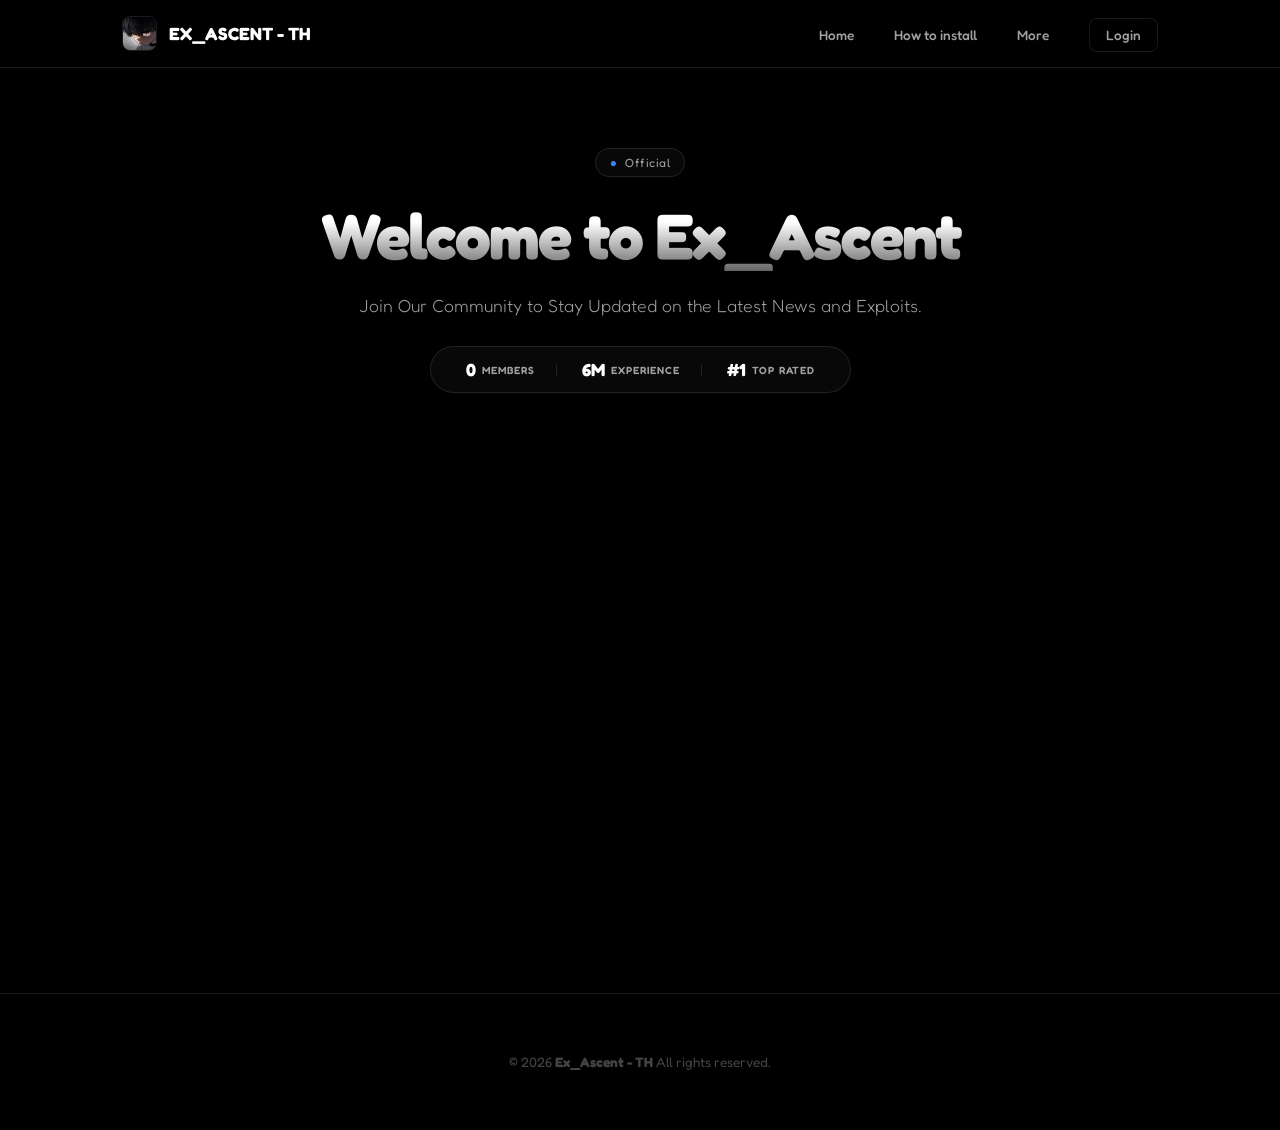
<file: index.html>
<!DOCTYPE html>
<html lang="en">

<head>
    <meta charset="utf-8" />
    <meta content="width=device-width, initial-scale=1.0" name="viewport" />
    <title>Home - Ex_Ascent - TH</title>
    <link rel="stylesheet" href="style.css" />
</head>

<body>
    <div class="page-transition" id="page-transition"></div>
    <div class="notification" id="notification"></div>
    <header>
        <div class="container nav-wrapper">
            <a class="logo" href="index.html">
                <img alt="Logo" src="logo.jpg" />
                Ex_Ascent - TH
            </a>
            <div class="menu-toggle" id="mobile-menu">
                <span></span>
                <span></span>
                <span></span>
            </div>
            <nav id="nav-list">
                <ul>
                    <li>
                        <a href="index.html">Home</a>
                    </li>
                    <li>
                        <a href="howtoinstall.html">How to install</a>
                    </li>
                    <li>
                        <a href="more.html">More</a>
                    </li>
                    <li class="auth-dropdown">
                        <a class="btn-discord-nav" id="auth-btn" onclick="handleAuth()">Login</a>
                        <div class="dropdown-menu" id="dropdown-menu" style="display: none;">
                            <a href="loginhistory.html">Login History</a>
                            <a href="https://discord.gg/TA26XCrdEG" target="_blank">Discord</a>
                            <a onclick="logout()">Logout</a>
                        </div>
                    </li>
                </ul>
            </nav>
        </div>
    </header>
    <main class="container">
        <section class="page-section" style="display: block;">
            <div class="hero">
                <div class="badge">
                    <span style="color: #3b82f6; margin-right: 8px;">●</span>
                    Official
                </div>
                <h1>Welcome to Ex_Ascent</h1>
                <p class="subtitle">Join Our Community to Stay Updated on the Latest News and Exploits.</p>
                <div class="stats">
                    <div class="stat-box">
                        <span class="num" data-suffix="" data-target="0">0</span>
                        <span class="label">Members</span>
                    </div>
                    <div class="stat-box">
                        <span class="num" data-counter="experience" data-start="2026-05-30">0M</span>
                        <span class="label">Experience</span>
                    </div>
                    <div class="stat-box">
                        <span class="num" data-prefix="#" data-target="1">#1</span>
                        <span class="label">Top Rated</span>
                    </div>
                </div>
                <div style="margin-top: 10px; display: flex; justify-content: center;">
                    <iframe allowtransparency="true" frameborder="0" height="400"
                        sandbox="allow-popups allow-popups-to-escape-sandbox allow-same-origin allow-scripts"
                        src="https://discord.com/widget?id=1423620371248189523&amp;theme=dark"
                        style="border-radius: 24px; box-shadow: 0 30px 60px rgba(0,0,0,0.5);" width="350">
                    </iframe>
                </div>
            </div>
        </section>
    </main>
    <footer>
        <div class="container">
            <p>© 2026 <strong>Ex_Ascent - TH</strong> All rights reserved.</p>
        </div>
    </footer>
    <script src="script.js"></script>
</body>

</html>
</file>
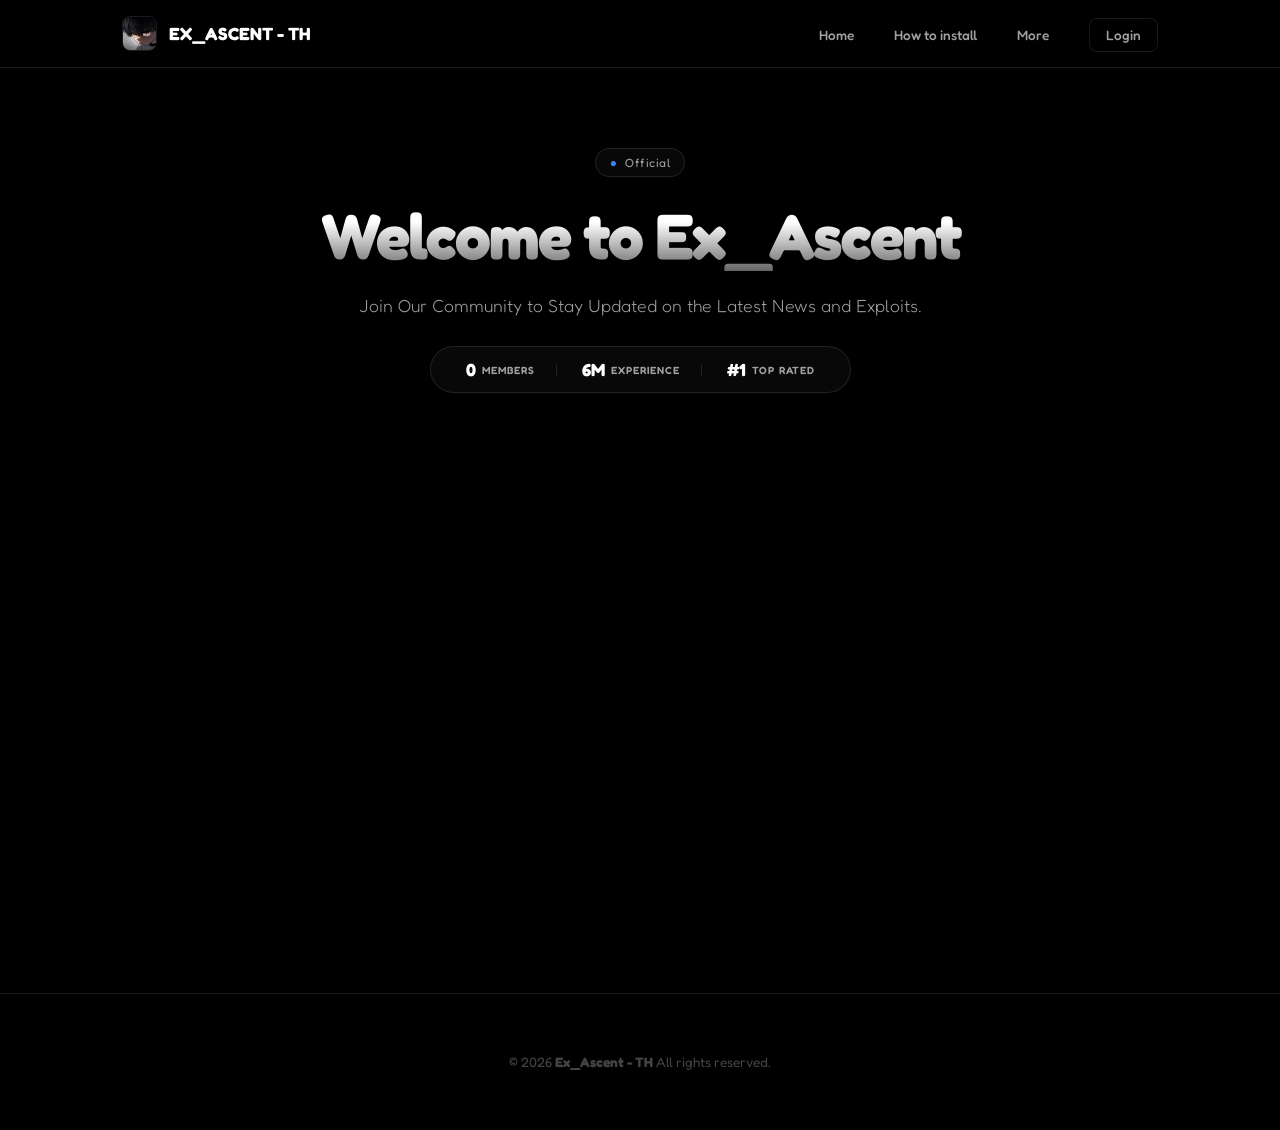
<file: home.html>
<!DOCTYPE html>
<html lang="en">

<head>
    <meta charset="utf-8" />
    <meta content="width=device-width, initial-scale=1.0" name="viewport" />
    <title>Home - Ex_Ascent - TH</title>
    <link rel="stylesheet" href="style.css" />
</head>

<body>
    <div class="notification" id="notification"></div>
    <header>
        <div class="container nav-wrapper">
            <a class="logo" href="index.html">
                <img alt="Logo" src="logo.jpg" />
                Ex_Ascent - TH
            </a>
            <div class="menu-toggle" id="mobile-menu">
                <span></span>
                <span></span>
                <span></span>
            </div>
            <nav id="nav-list">
                <ul>
                    <li>
                        <a href="home.html">Home</a>
                    </li>
                    <li>
                        <a href="howtoinstall.html">How to install</a>
                    </li>
                    <li>
                        <a href="more.html">More</a>
                    </li>
                    <li class="auth-dropdown">
                        <a class="btn-discord-nav" id="auth-btn" onclick="handleAuth()">Login</a>
                        <div class="dropdown-menu" id="dropdown-menu" style="display: none;">
                            <a href="loginhistory.html">Login History</a>
                            <a href="https://discord.gg/TA26XCrdEG" target="_blank">Discord</a>
                            <a onclick="logout()">Logout</a>
                        </div>
                    </li>
                </ul>
            </nav>
        </div>
    </header>
    <main class="container">
        <section class="page-section" style="display: block;">
            <div class="hero">
                <div class="badge">
                    <span style="color: #3b82f6; margin-right: 8px;">●</span>
                    Official
                </div>
                <h1>Welcome to Ex_Ascent</h1>
                <p class="subtitle">Join Our Community to Stay Updated on the Latest News and Exploits.</p>
                <div class="stats">
                    <div class="stat-box">
                        <span class="num" data-suffix="" data-target="3245">3,245</span>
                        <span class="label">Members</span>
                    </div>
                    <div class="stat-box">
                        <span class="num" data-counter="experience" data-start="2026-05-30">0M</span>
                        <span class="label">Experience</span>
                    </div>
                    <div class="stat-box">
                        <span class="num" data-prefix="#" data-target="1">#1</span>
                        <span class="label">Top Rated</span>
                    </div>
                </div>
                <div style="margin-top: 10px; display: flex; justify-content: center;">
                    <iframe allowtransparency="true" frameborder="0" height="400"
                        sandbox="allow-popups allow-popups-to-escape-sandbox allow-same-origin allow-scripts"
                        src="https://discord.com/widget?id=1423620371248189523&amp;theme=dark"
                        style="border-radius: 24px; box-shadow: 0 30px 60px rgba(0,0,0,0.5);" width="350">
                    </iframe>
                </div>
            </div>
        </section>
    </main>
    <footer>
        <div class="container">
            <p>© 2026 <strong>Ex_Ascent - TH</strong> All rights reserved.</p>
        </div>
    </footer>
    <script src="script.js"></script>
</body>

</html>
</file>
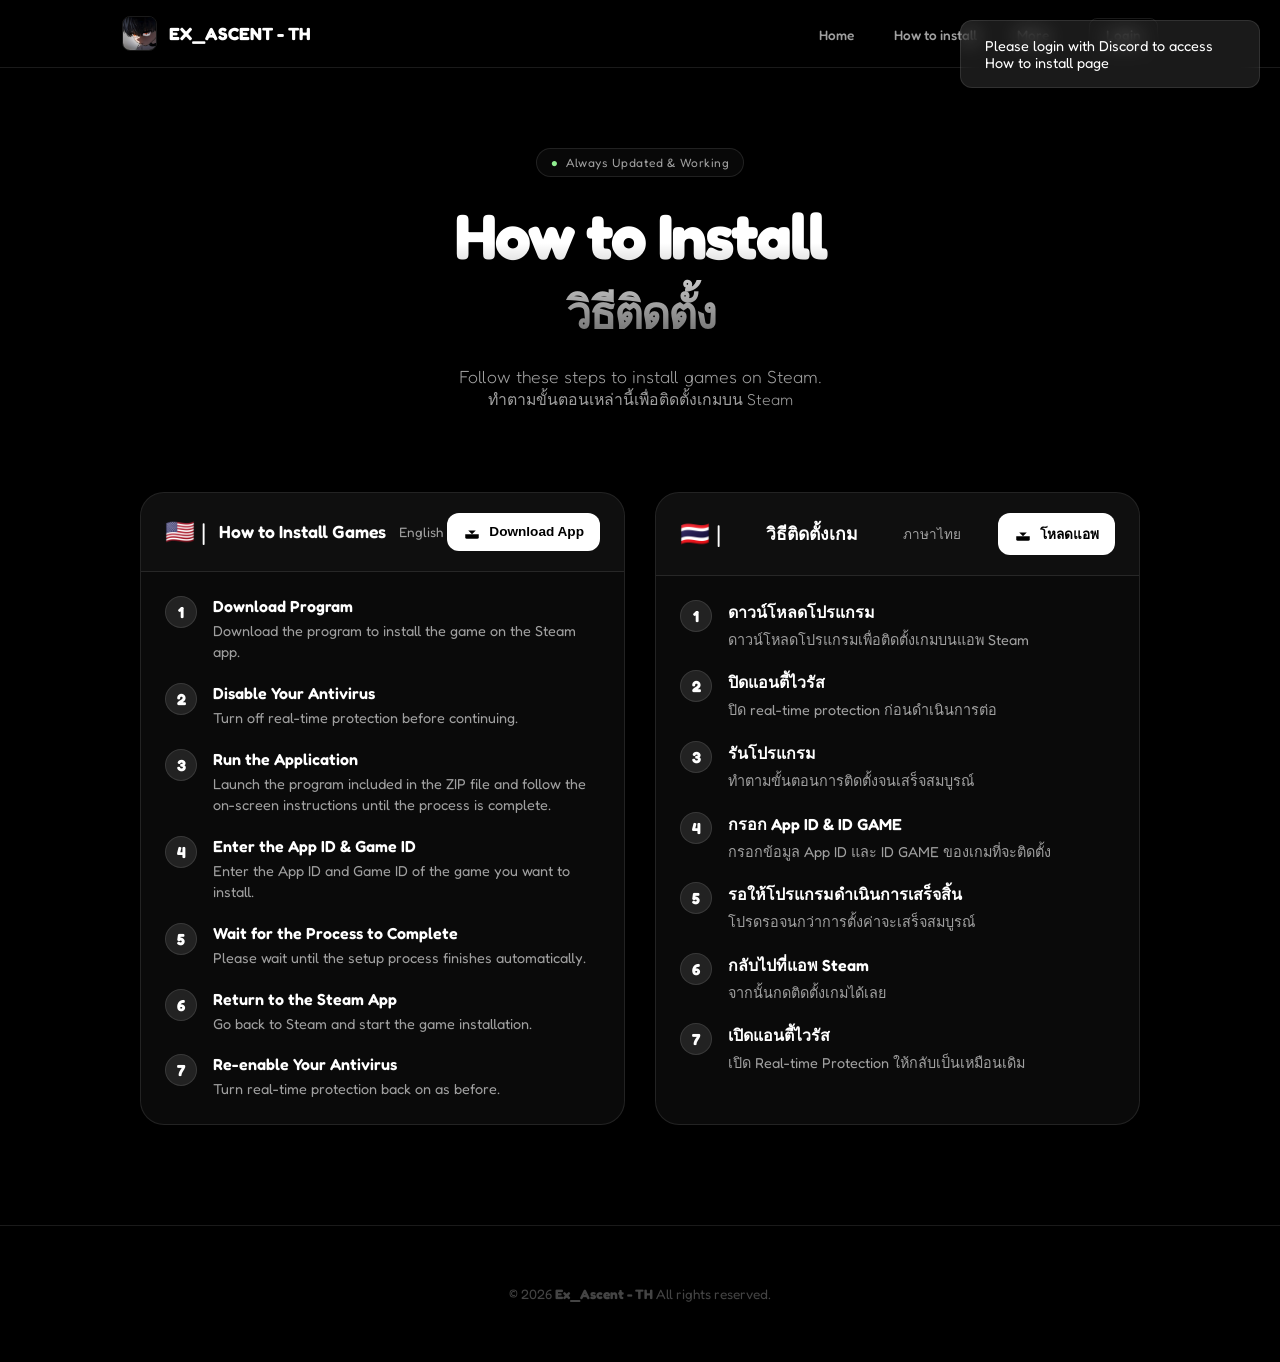
<file: howtoinstall.html>
<!DOCTYPE html>
<html lang="en">

<head>
    <meta charset="utf-8" />
    <meta content="width=device-width, initial-scale=1.0" name="viewport" />
    <title>How to Install - Ex_Ascent - TH</title>
    <link rel="stylesheet" href="style.css" />
</head>

<body>
    <div class="page-transition" id="page-transition"></div>
    <div class="notification" id="notification"></div>
    <header>
        <div class="container nav-wrapper">
            <a class="logo" href="index.html">
                <img alt="Logo" src="logo.jpg" />
                Ex_Ascent - TH
            </a>
            <div class="menu-toggle" id="mobile-menu">
                <span></span>
                <span></span>
                <span></span>
            </div>
            <nav id="nav-list">
                <ul>
                    <li>
                        <a href="index.html">Home</a>
                    </li>
                    <li>
                        <a href="howtoinstall.html">How to install</a>
                    </li>
                    <li>
                        <a href="more.html">More</a>
                    </li>
                    <li class="auth-dropdown">
                        <a class="btn-discord-nav" id="auth-btn" onclick="handleAuth()">Login</a>
                        <div class="dropdown-menu" id="dropdown-menu" style="display: none;">
                            <a href="loginhistory.html">Login History</a>
                            <a href="https://discord.gg/TA26XCrdEG" target="_blank">Discord</a>
                            <a onclick="logout()">Logout</a>
                        </div>
                    </li>
                </ul>
            </nav>
        </div>
    </header>
    <main class="container">
        <section class="page-section" style="display: block;">
            <div class="hero">
                <div class="badge">
                    <span style="color: #90EE90; margin-right: 8px;">●</span>
                    Always Updated &amp; Working
                </div>
                <h1>How to Install<br /><span style="font-size: 0.7em;">วิธีติดตั้ง</span></h1>
                <p class="subtitle">
                    Follow these steps to install games on Steam.<br />
                    <span style="font-size: 0.9em;">ทำตามขั้นตอนเหล่านี้เพื่อติดตั้งเกมบน Steam</span>
                </p>
            </div>

            <div class="lang-cards-container">
                <!-- English Card -->
                <div class="lang-card">
                    <div class="lang-header">
                        <span class="lang-flag">🇺🇸 |</span>
                        <span class="lang-title">How to Install Games</span>
                        <span class="lang-sub">English</span>
                        <div class="lang-actions">
                            <button class="download-btn" id="dl-btn-en" onclick="handleDownload('en')">
                                <svg viewBox="0 0 24 24">
                                    <path d="M21 15v4a2 2 0 0 1-2 2H5a2 2 0 0 1-2-2v-4" />
                                    <polyline points="7 10 12 15 17 10" />
                                    <line x1="12" y1="15" x2="12" y2="3" />
                                </svg>
                                Download App
                            </button>
                        </div>
                    </div>

                    <div class="steps">
                        <div class="step">
                            <div class="step-num">1</div>
                            <div class="step-content">
                                <div class="step-text">Download Program</div>
                                <div class="step-note">Download the program to install the game on the Steam app.</div>
                            </div>
                        </div>
                        <div class="step">
                            <div class="step-num">2</div>
                            <div class="step-content">
                                <div class="step-text">Disable Your Antivirus</div>
                                <div class="step-note">Turn off real-time protection before continuing.</div>
                            </div>
                        </div>
                        <div class="step">
                            <div class="step-num">3</div>
                            <div class="step-content">
                                <div class="step-text"> Run the Application</div>
                                <div class="step-note">Launch the program included in the ZIP file and follow the
                                    on-screen instructions until the process is complete.</div>
                            </div>
                        </div>
                        <div class="step">
                            <div class="step-num">4</div>
                            <div class="step-content">
                                <div class="step-text">Enter the App ID &amp; Game ID</div>
                                <div class="step-note">Enter the App ID and Game ID of the game you want to install.
                                </div>
                            </div>
                        </div>
                        <div class="step">
                            <div class="step-num">5</div>
                            <div class="step-content">
                                <div class="step-text">Wait for the Process to Complete</div>
                                <div class="step-note">Please wait until the setup process finishes automatically.</div>
                            </div>
                        </div>
                        <div class="step">
                            <div class="step-num">6</div>
                            <div class="step-content">
                                <div class="step-text">Return to the Steam App</div>
                                <div class="step-note">Go back to Steam and start the game installation.</div>
                            </div>
                        </div>
                        <div class="step">
                            <div class="step-num">7</div>
                            <div class="step-content">
                                <div class="step-text">Re-enable Your Antivirus</div>
                                <div class="step-note">Turn real-time protection back on as before.</div>
                            </div>
                        </div>
                    </div>
                </div>

                <!-- Thai Card -->
                <div class="lang-card">
                    <div class="lang-header">
                        <span class="lang-flag">🇹🇭 |</span>
                        <span class="lang-title">วิธีติดตั้งเกม</span>
                        <span class="lang-sub">ภาษาไทย</span>
                        <div class="lang-actions">
                            <button class="download-btn" id="dl-btn-th" onclick="handleDownload('th')">
                                <svg viewBox="0 0 24 24">
                                    <path d="M21 15v4a2 2 0 0 1-2 2H5a2 2 0 0 1-2-2v-4" />
                                    <polyline points="7 10 12 15 17 10" />
                                    <line x1="12" y1="15" x2="12" y2="3" />
                                </svg>
                                โหลดแอพ
                            </button>
                        </div>
                    </div>

                    <div class="steps">
                        <div class="step">
                            <div class="step-num">1</div>
                            <div class="step-content">
                                <div class="step-text">ดาวน์โหลดโปรแกรม</div>
                                <div class="step-note">ดาวน์โหลดโปรแกรมเพื่อติดตั้งเกมบนแอพ Steam</div>
                            </div>
                        </div>
                        <div class="step">
                            <div class="step-num">2</div>
                            <div class="step-content">
                                <div class="step-text">ปิดแอนตี้ไวรัส</div>
                                <div class="step-note">ปิด real-time protection ก่อนดำเนินการต่อ</div>
                            </div>
                        </div>
                        <div class="step">
                            <div class="step-num">3</div>
                            <div class="step-content">
                                <div class="step-text">รันโปรแกรม</div>
                                <div class="step-note">ทำตามขั้นตอนการติดตั้งจนเสร็จสมบูรณ์</div>
                            </div>
                        </div>
                        <div class="step">
                            <div class="step-num">4</div>
                            <div class="step-content">
                                <div class="step-text">กรอก App ID &amp; ID GAME</div>
                                <div class="step-note">กรอกข้อมูล App ID และ ID GAME ของเกมที่จะติดตั้ง</div>
                            </div>
                        </div>
                        <div class="step">
                            <div class="step-num">5</div>
                            <div class="step-content">
                                <div class="step-text">รอให้โปรแกรมดำเนินการเสร็จสิ้น</div>
                                <div class="step-note">โปรดรอจนกว่าการตั้งค่าจะเสร็จสมบูรณ์</div>
                            </div>
                        </div>
                        <div class="step">
                            <div class="step-num">6</div>
                            <div class="step-content">
                                <div class="step-text">กลับไปที่แอพ Steam</div>
                                <div class="step-note">จากนั้นกดติดตั้งเกมได้เลย</div>
                            </div>
                        </div>
                        <div class="step">
                            <div class="step-num">7</div>
                            <div class="step-content">
                                <div class="step-text">เปิดแอนตี้ไวรัส</div>
                                <div class="step-note">เปิด Real-time Protection ให้กลับเป็นเหมือนเดิม</div>
                            </div>
                        </div>
                    </div>
                </div>
            </div>
        </section>
    </main>
    <footer>
        <div class="container">
            <p>© 2026 <strong>Ex_Ascent - TH</strong> All rights reserved.</p>
        </div>
    </footer>
    <script src="script.js"></script>
</body>

</html>
</file>
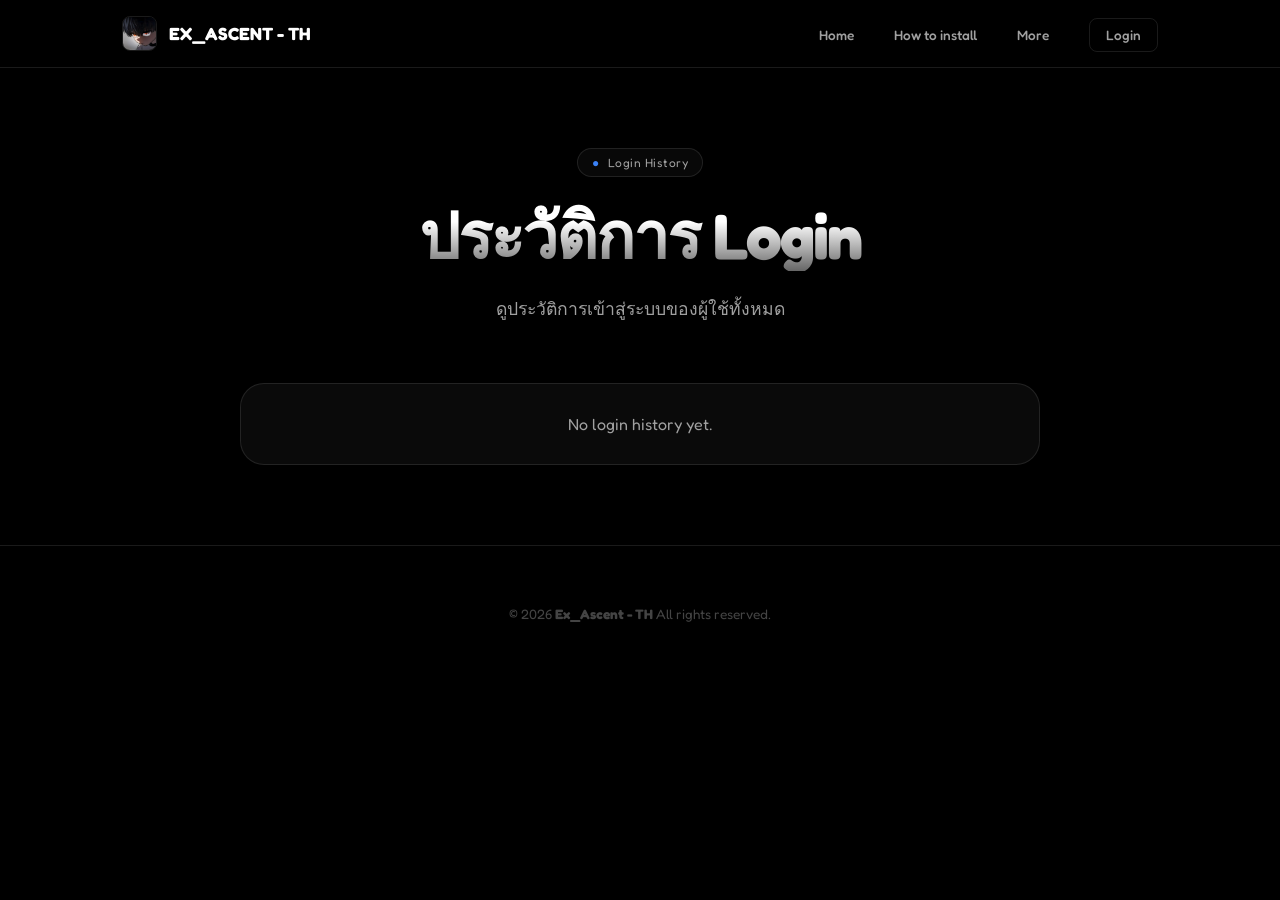
<file: loginhistory.html>
<!DOCTYPE html>
<html lang="en">

<head>
    <meta charset="utf-8" />
    <meta content="width=device-width, initial-scale=1.0" name="viewport" />
    <title>Login History - Ex_Ascent - TH</title>
    <link rel="stylesheet" href="style.css" />
</head>

<body>
    <div class="page-transition" id="page-transition"></div>
    <div class="notification" id="notification"></div>
    <header>
        <div class="container nav-wrapper">
            <a class="logo" href="index.html">
                <img alt="Logo" src="logo.jpg" />
                Ex_Ascent - TH
            </a>
            <div class="menu-toggle" id="mobile-menu">
                <span></span>
                <span></span>
                <span></span>
            </div>
            <nav id="nav-list">
                <ul>
                    <li>
                        <a href="index.html">Home</a>
                    </li>
                    <li>
                        <a href="howtoinstall.html">How to install</a>
                    </li>
                    <li>
                        <a href="more.html">More</a>
                    </li>
                    <li class="auth-dropdown">
                        <a class="btn-discord-nav" id="auth-btn" onclick="handleAuth()">Login</a>
                        <div class="dropdown-menu" id="dropdown-menu" style="display: none;">
                            <a href="loginhistory.html">Login History</a>
                            <a href="https://discord.gg/TA26XCrdEG" target="_blank">Discord</a>
                            <a onclick="logout()">Logout</a>
                        </div>
                    </li>
                </ul>
            </nav>
        </div>
    </header>
    <main class="container">
        <section class="page-section" style="display: block;">
            <div class="hero">
                <div class="badge">
                    <span style="color: #3b82f6; margin-right: 8px;">●</span>
                    Login History
                </div>
                <h1>ประวัติการ Login</h1>
                <p class="subtitle">ดูประวัติการเข้าสู่ระบบของผู้ใช้ทั้งหมด</p>
            </div>

            <div class="card" style="background: var(--card-bg); border: 1px solid var(--border-color); border-radius: 24px; padding: 30px; max-width: 800px; margin: 0 auto;">
                <div id="login-history-list" style="display: flex; flex-direction: column; gap: 12px;">
                    <p style="color: var(--text-dim); text-align: center;">Loading login history...</p>
                </div>
            </div>
        </section>
    </main>
    <footer>
        <div class="container">
            <p>© 2026 <strong>Ex_Ascent - TH</strong> All rights reserved.</p>
        </div>
    </footer>
    <script src="script.js"></script>
    <script>
        function loadLoginHistory() {
            const loginHistory = JSON.parse(localStorage.getItem('login_history') || '[]');
            const container = document.getElementById('login-history-list');

            if (loginHistory.length === 0) {
                container.innerHTML = '<p style="color: var(--text-dim); text-align: center;">No login history yet.</p>';
                return;
            }

            container.innerHTML = loginHistory.reverse().map((login, index) => {
                const avatarUrl = login.avatar && login.userId ? `https://cdn.discordapp.com/avatars/${login.userId}/${login.avatar}.png?size=128` : `https://cdn.discordapp.com/embed/avatars/${parseInt(login.userId) % 5}.png?size=128`;
                return `
                <div style="display: flex; align-items: center; gap: 16px; padding: 16px 20px; background: rgba(255, 255, 255, 0.02); border: 1px solid var(--border-color); border-radius: 16px;">
                    <img src="${avatarUrl}" alt="${login.username}" style="width: 48px; height: 48px; border-radius: 12px; object-fit: cover;" />
                    <div style="flex: 1;">
                        <div style="font-weight: 600; color: #fff; margin-bottom: 4px;">${login.username || 'Unknown User'}</div>
                        <div style="font-size: 0.85rem; color: var(--text-dim);">ID: ${login.userId || 'N/A'}</div>
                        <div style="font-size: 0.85rem; color: var(--text-dim); margin-top: 2px;">IP: ${login.ip || 'N/A'}</div>
                    </div>
                    <div style="text-align: right;">
                        <div style="font-size: 0.85rem; color: var(--text-dim);">${new Date(login.timestamp).toLocaleString('th-TH', { timeZone: 'Asia/Bangkok' })}</div>
                    </div>
                </div>
            `}).join('');
        }

        document.addEventListener('DOMContentLoaded', loadLoginHistory);
    </script>
</body>

</html>
</file>
<file: style.css>
@import url('https://fonts.googleapis.com/css2?family=Fredoka:wght@300;400;600;700&display=swap');

:root {
    --bg-dark: #000000;
    --card-bg: #0a0a0a;
    --text-main: #ffffff;
    --text-dim: #a0a0a0;
    --accent: #ffffff;
    --border-color: rgba(255, 255, 255, 0.1);
    --transition-smooth: all 0.6s cubic-bezier(0.16, 1, 0.3, 1);
}

* {
    margin: 0;
    padding: 0;
    box-sizing: border-box;
}

body {
    background-color: var(--bg-dark);
    color: var(--text-main);
    font-family: 'Fredoka', sans-serif;
    overflow-x: hidden;
    -webkit-font-smoothing: antialiased;
}

/* Page transition overlay */
.page-transition {
    position: fixed;
    top: 0;
    left: 0;
    width: 100%;
    height: 100%;
    background: linear-gradient(135deg, #ffffff 0%, #e5e7eb 100%);
    z-index: 9999;
    transform: translateX(-100%);
    transition: transform 0.6s cubic-bezier(0.85, 0, 0.15, 1);
}

.page-transition.active {
    transform: translateX(0);
}

.page-transition.exit {
    transform: translateX(100%);
}

/* Page content animation */
.page-content {
    animation: pageSlideIn 0.8s cubic-bezier(0.16, 1, 0.3, 1);
}

@keyframes pageSlideIn {
    from {
        opacity: 0;
        transform: translateY(30px) scale(0.98);
    }
    to {
        opacity: 1;
        transform: translateY(0) scale(1);
    }
}

/* --- NAVIGATION --- */
header {
    padding: 1rem 0;
    border-bottom: 1px solid var(--border-color);
    backdrop-filter: blur(12px);
    -webkit-backdrop-filter: blur(12px);
    position: sticky;
    top: 0;
    z-index: 1000;
    background: rgba(0, 0, 0, 0.7);
}

.container {
    max-width: 1100px;
    margin: 0 auto;
    padding: 0 2rem;
}

.nav-wrapper {
    display: flex;
    justify-content: space-between;
    align-items: center;
}

.logo {
    display: flex;
    align-items: center;
    gap: 12px;
    font-size: 1.1rem;
    font-weight: 800;
    color: #fff;
    text-decoration: none;
    text-transform: uppercase;
    z-index: 1100;
}

.logo img {
    width: 35px;
    height: 35px;
    border-radius: 8px;
    border: 1px solid var(--border-color);
}

nav ul {
    display: flex;
    list-style: none;
    gap: 2.5rem;
    align-items: center;
}

nav ul a {
    color: var(--text-dim);
    text-decoration: none;
    font-size: 0.85rem;
    font-weight: 500;
    transition: var(--transition-smooth);
    cursor: pointer;
}

nav ul a:hover {
    color: #fff;
}

.btn-discord-nav {
    padding: 8px 16px;
    border: 1px solid var(--border-color);
    border-radius: 8px;
    transition: var(--transition-smooth);
}

.btn-discord-nav:hover {
    background: #fff;
    color: #000 !important;
}

.auth-dropdown {
    position: relative;
}

.dropdown-menu {
    position: absolute;
    top: 100%;
    right: 0;
    margin-top: 8px;
    background: rgba(7, 7, 7, 0.95);
    backdrop-filter: blur(10px);
    border: 1px solid var(--border-color);
    border-radius: 12px;
    padding: 8px 0;
    min-width: 150px;
    z-index: 1000;
    box-shadow: 0 10px 40px rgba(0, 0, 0, 0.5);
}

.dropdown-menu a {
    display: block;
    padding: 10px 20px;
    color: var(--text-dim);
    text-decoration: none;
    transition: all 0.2s ease;
    cursor: pointer;
}

.dropdown-menu a:hover {
    background: rgba(255, 255, 255, 0.05);
    color: #fff;
}

.notification {
    position: fixed;
    top: 20px;
    right: 20px;
    background: rgba(255, 255, 255, 0.1);
    backdrop-filter: blur(10px);
    border: 1px solid var(--border-color);
    border-radius: 12px;
    padding: 16px 24px;
    color: #fff;
    font-size: 0.9rem;
    z-index: 2000;
    transform: translateX(400px);
    opacity: 0;
    transition: all 0.3s ease;
    max-width: 300px;
}

.notification.show {
    transform: translateX(0);
    opacity: 1;
}

.menu-toggle {
    display: none;
    flex-direction: column;
    cursor: pointer;
    gap: 6px;
    z-index: 1100;
}

.menu-toggle span {
    display: block;
    width: 25px;
    height: 2px;
    background: #fff;
    transition: var(--transition-smooth);
}

@media (max-width: 768px) {
    .menu-toggle {
        display: flex;
    }

    nav {
        position: fixed;
        top: 0;
        right: -100%;
        width: 75%;
        height: 100vh;
        background: #070707;
        border-left: 1px solid var(--border-color);
        padding: 100px 2rem;
        transition: right 0.6s cubic-bezier(0.85, 0, 0.15, 1);
        z-index: 1000;
        box-shadow: -20px 0 50px rgba(0, 0, 0, 0.8);
    }

    nav.active {
        right: 0;
    }

    nav ul {
        flex-direction: column;
        align-items: flex-start;
        gap: 2.5rem;
        opacity: 0;
        transform: translateX(20px);
        transition: all 0.5s ease 0.3s;
    }

    nav.active ul {
        opacity: 1;
        transform: translateX(0);
    }
}

/* --- HERO & CONTENT --- */
.page-section {
    display: none;
    padding: 80px 0;
    animation: fadeIn 0.8s ease-out;
}

@keyframes fadeIn {
    from {
        opacity: 0;
        transform: translateY(20px);
    }

    to {
        opacity: 1;
        transform: translateY(0);
    }
}

.hero {
    text-align: center;
    margin-bottom: 60px;
}

.badge {
    display: inline-flex;
    align-items: center;
    padding: 6px 14px;
    background: rgba(255, 255, 255, 0.03);
    border: 1px solid var(--border-color);
    border-radius: 100px;
    font-size: 0.75rem;
    color: var(--text-dim);
    margin-bottom: 24px;
    letter-spacing: 0.5px;
}

.hero h1 {
    font-size: clamp(2.2rem, 8vw, 4rem);
    font-weight: 800;
    letter-spacing: -2px;
    line-height: 1.1;
    margin-bottom: 1.5rem;
    background: linear-gradient(180deg, #fff 30%, rgba(255, 255, 255, 0.4) 100%);
    background-clip: text;
    -webkit-background-clip: text;
    color: transparent;
    -webkit-text-fill-color: transparent;
}

.subtitle {
    font-size: 1.1rem;
    color: var(--text-dim);
    max-width: 600px;
    margin: 0 auto 30px auto;
    font-weight: 300;
}

/* --- IMPROVED HORIZONTAL STATS BAR --- */
.stats {
    display: inline-flex;
    align-items: center;
    justify-content: center;
    gap: 25px;
    margin-bottom: 50px;
    padding: 12px 35px;
    background: rgba(255, 255, 255, 0.03);
    border: 1px solid var(--border-color);
    border-radius: 100px;
    white-space: nowrap;
}

.stat-box {
    display: flex;
    align-items: center;
    gap: 6px;
}

.stat-box .num {
    font-size: 1.1rem;
    font-weight: 800;
    color: #fff;
}

.stat-box .label {
    font-size: 0.65rem;
    color: var(--text-dim);
    text-transform: uppercase;
    letter-spacing: 1px;
    font-weight: 600;
}

.stat-box:not(:last-child)::after {
    content: "";
    height: 12px;
    width: 1px;
    background: var(--border-color);
    margin-left: 15px;
    display: inline-block;
}

@media (max-width: 768px) {
    .stats {
        gap: 12px;
        padding: 10px 20px;
    }

    .stat-box .num {
        font-size: 0.95rem;
    }

    .stat-box .label {
        font-size: 0.55rem;
        letter-spacing: 0.5px;
    }

    .stat-box:not(:last-child)::after {
        margin-left: 8px;
    }
}

/* --- CARDS --- */
.executor-grid {
    display: grid;
    grid-template-columns: repeat(auto-fit, minmax(320px, 1fr));
    gap: 20px;
    max-width: 900px;
    margin: 0 auto;
}

.executor-card {
    background: var(--card-bg);
    border: 1px solid var(--border-color);
    padding: 24px;
    border-radius: 24px;
    display: flex;
    justify-content: space-between;
    align-items: center;
    transition: var(--transition-smooth);
}

.executor-card:hover {
    border-color: #fff;
    transform: translateY(-5px);
}

.exec-info {
    display: flex;
    align-items: center;
    gap: 16px;
}

.exec-info img {
    width: 50px;
    height: 50px;
    border-radius: 12px;
}

.btn-download {
    background: #fff;
    color: #000;
    padding: 10px 20px;
    border-radius: 12px;
    text-decoration: none;
    font-weight: 700;
    font-size: 0.85rem;
}

/* --- LANGUAGE CARDS --- */
.lang-cards-container {
    display: grid;
    grid-template-columns: repeat(auto-fit, minmax(400px, 1fr));
    gap: 30px;
    max-width: 1000px;
    margin: 0 auto;
    padding: 20px 0;
}

.lang-card {
    background: var(--card-bg);
    border: 1px solid var(--border-color);
    border-radius: 24px;
    overflow: hidden;
    transition: var(--transition-smooth);
}

.lang-card:hover {
    border-color: #fff;
    transform: translateY(-5px);
}

.lang-header {
    display: flex;
    align-items: center;
    justify-content: space-between;
    padding: 20px 24px;
    background: rgba(255, 255, 255, 0.02);
    border-bottom: 1px solid var(--border-color);
}

.lang-flag {
    font-size: 1.5rem;
    margin-right: 8px;
}

.lang-title {
    font-size: 1.1rem;
    font-weight: 600;
    color: #fff;
}

.lang-sub {
    font-size: 0.85rem;
    color: var(--text-dim);
    margin-left: 8px;
}

.lang-actions {
    display: flex;
    gap: 10px;
}

.download-btn {
    display: flex;
    align-items: center;
    gap: 8px;
    background: #fff;
    color: #000;
    border: none;
    padding: 10px 16px;
    border-radius: 12px;
    font-weight: 600;
    font-size: 0.85rem;
    cursor: pointer;
    transition: var(--transition-smooth);
}

.download-btn:hover {
    background: #e0e0e0;
}

.download-btn svg {
    width: 18px;
    height: 18px;
}

.steps {
    padding: 24px;
}

.step {
    display: flex;
    gap: 16px;
    margin-bottom: 20px;
}

.step:last-child {
    margin-bottom: 0;
}

.step-num {
    width: 32px;
    height: 32px;
    background: rgba(255, 255, 255, 0.1);
    border: 1px solid var(--border-color);
    border-radius: 50%;
    display: flex;
    align-items: center;
    justify-content: center;
    font-weight: 700;
    color: #fff;
    flex-shrink: 0;
}

.step-content {
    flex: 1;
}

.step-text {
    font-weight: 600;
    color: #fff;
    margin-bottom: 4px;
}

.step-note {
    font-size: 0.9rem;
    color: var(--text-dim);
    line-height: 1.5;
}

/* --- MORE PAGE --- */
#more .container {
    max-width: 800px;
    margin: 0 auto;
    padding: 40px 20px;
}

#more .header {
    text-align: center;
    margin-bottom: 40px;
}

#more .header .badge {
    display: inline-block;
    background: rgba(255, 255, 255, 0.1);
    border: 1px solid var(--border-color);
    padding: 8px 16px;
    border-radius: 20px;
    font-size: 0.85rem;
    color: var(--text-dim);
    margin-bottom: 20px;
}

#more .header h1 {
    font-size: clamp(2rem, 5vw, 3rem);
    font-weight: 800;
    margin-bottom: 12px;
    color: #fff;
}

#more .header h1 span {
    background: linear-gradient(180deg, #fff 30%, rgba(255, 255, 255, 0.4) 100%);
    -webkit-background-clip: text;
    -webkit-text-fill-color: transparent;
    background-clip: text;
    color: transparent;
}

#more .header .subtitle {
    font-size: 1rem;
    color: var(--text-dim);
}

#more .card {
    background: var(--card-bg);
    border: 1px solid var(--border-color);
    border-radius: 24px;
    padding: 30px;
}

#more .links {
    display: flex;
    flex-direction: column;
    gap: 16px;
}

#more .link-btn {
    display: flex;
    align-items: center;
    gap: 16px;
    padding: 16px 20px;
    background: rgba(255, 255, 255, 0.02);
    border: 1px solid var(--border-color);
    border-radius: 16px;
    text-decoration: none;
    transition: var(--transition-smooth);
}

#more .link-btn:hover {
    background: rgba(255, 255, 255, 0.05);
    border-color: #fff;
    transform: translateX(5px);
}

#more .link-btn .logo {
    width: 48px;
    height: 48px;
    border-radius: 12px;
    object-fit: cover;
}

#more .link-btn .info {
    flex: 1;
}

#more .link-btn .name {
    font-weight: 600;
    color: #fff;
    margin-bottom: 4px;
}

#more .link-btn .desc {
    font-size: 0.85rem;
    color: var(--text-dim);
}

#more .link-btn .arrow {
    font-size: 1.5rem;
    color: var(--text-dim);
    transition: var(--transition-smooth);
}

#more .link-btn:hover .arrow {
    color: #fff;
    transform: translateX(5px);
}

footer {
    padding: 60px 0;
    text-align: center;
    border-top: 1px solid var(--border-color);
    color: #444;
    font-size: 0.85rem;
}
</file>
